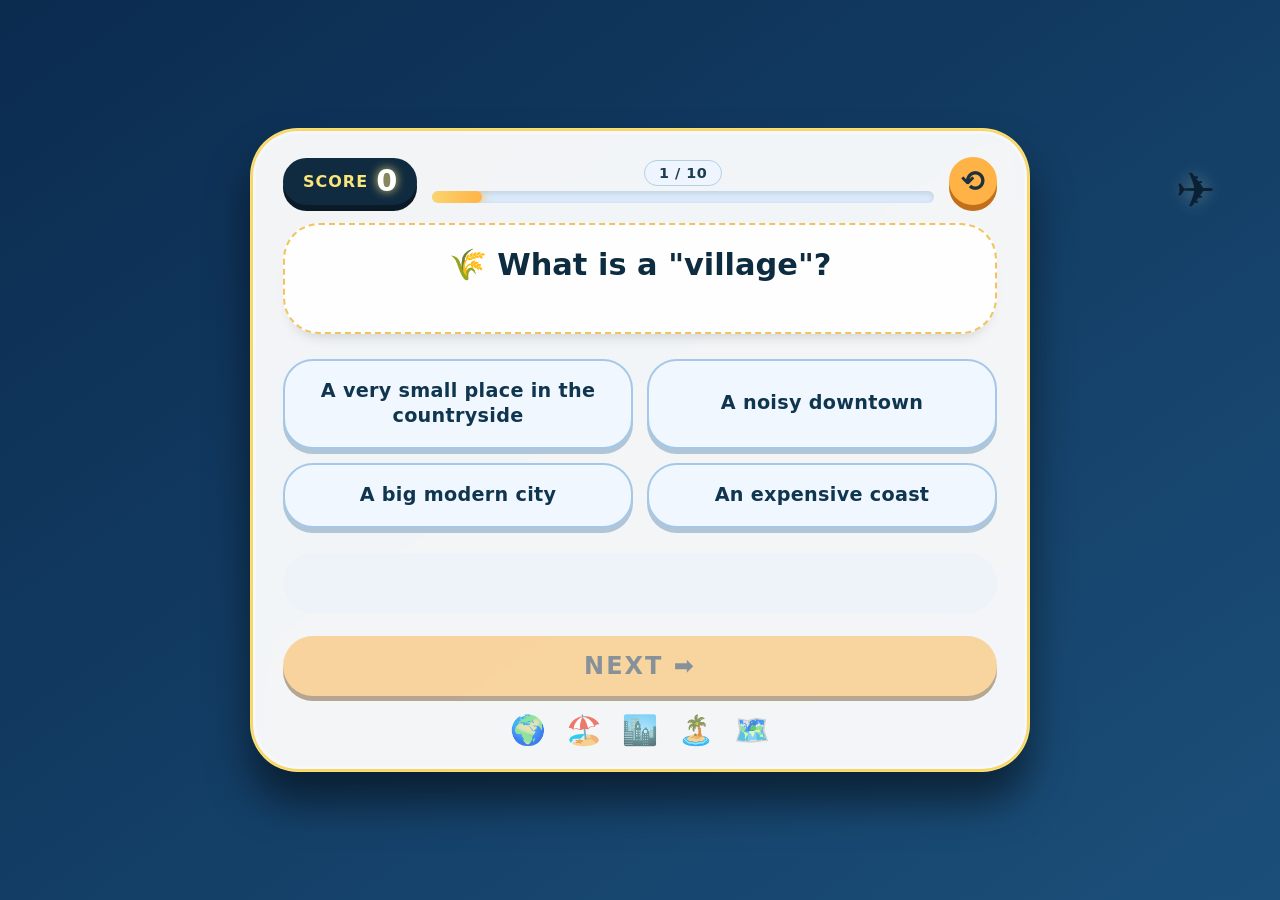
<file: index.html>
<!DOCTYPE html>
<html lang="en">
<head>
  <meta charset="UTF-8">
  <meta name="viewport" content="width=device-width, initial-scale=1.0">
  <title>Travel Quiz: Vocabulary Adventure</title>
  <link rel="stylesheet" href="style.css">
</head>
<body>
  <!-- Global background with animated travel elements -->
  <div class="bg-animation">
    <div class="cloud cloud1"></div>
    <div class="cloud cloud2"></div>
    <div class="plane">✈️</div>
  </div>

  <div class="game-container">
    <!-- Header: score, progress, restart -->
    <header class="game-header">
      <div class="score-box">
        <span class="score-label">SCORE</span>
        <span id="scoreDisplay" class="score-value">0</span>
      </div>
      <div class="progress-box">
        <span id="questionCounter" class="question-counter">1 / 10</span>
        <div class="progress-bar-bg">
          <div id="progressFill" class="progress-fill"></div>
        </div>
      </div>
      <button id="restartBtn" class="restart-btn" title="Restart game">⟲</button>
    </header>

    <!-- Main quiz area -->
    <main class="quiz-area">
      <div id="questionContainer" class="question-container">
        <p id="questionText" class="question-text">Loading...</p>
        <div id="hintText" class="hint-text"></div>
      </div>

      <!-- Options container -->
      <div id="optionsContainer" class="options-grid"></div>

      <!-- Feedback area -->
      <div id="feedbackMessage" class="feedback-message"></div>

      <!-- Next button -->
      <button id="nextBtn" class="next-btn" disabled>NEXT ➡</button>
    </main>

    <!-- Footer with travel icons -->
    <footer class="game-footer">
      <span>🌍</span><span>🏖️</span><span>🏙️</span><span>🏝️</span><span>🗺️</span>
    </footer>
  </div>

  <script src="script.js"></script>
</body>
</html>
</file>
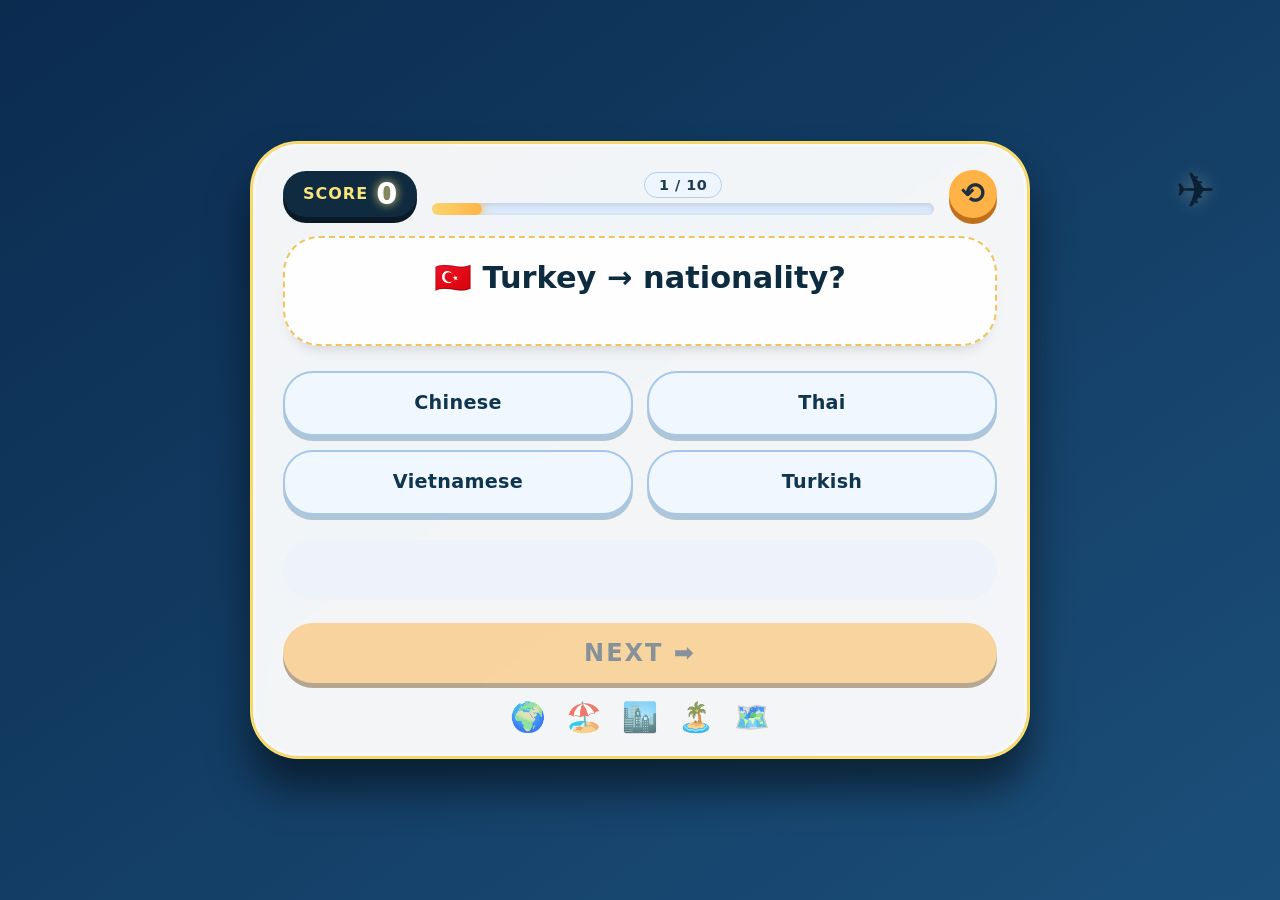
<file: deepseek_html_20261003_262416.html>
<!DOCTYPE html>
<html lang="en">
<head>
  <meta charset="UTF-8">
  <meta name="viewport" content="width=device-width, initial-scale=1.0">
  <title>Travel Quiz: Vocabulary Adventure</title>
  <link rel="stylesheet" href="style.css">
</head>
<body>
  <!-- Global background with animated travel elements -->
  <div class="bg-animation">
    <div class="cloud cloud1"></div>
    <div class="cloud cloud2"></div>
    <div class="plane">✈️</div>
  </div>

  <div class="game-container">
    <!-- Header: score, progress, restart -->
    <header class="game-header">
      <div class="score-box">
        <span class="score-label">SCORE</span>
        <span id="scoreDisplay" class="score-value">0</span>
      </div>
      <div class="progress-box">
        <span id="questionCounter" class="question-counter">1 / 10</span>
        <div class="progress-bar-bg">
          <div id="progressFill" class="progress-fill"></div>
        </div>
      </div>
      <button id="restartBtn" class="restart-btn" title="Restart game">⟲</button>
    </header>

    <!-- Main quiz area -->
    <main class="quiz-area">
      <div id="questionContainer" class="question-container">
        <p id="questionText" class="question-text">Loading...</p>
        <div id="hintText" class="hint-text"></div>
      </div>

      <!-- Options container -->
      <div id="optionsContainer" class="options-grid"></div>

      <!-- Feedback area -->
      <div id="feedbackMessage" class="feedback-message"></div>

      <!-- Next button -->
      <button id="nextBtn" class="next-btn" disabled>NEXT ➡</button>
    </main>

    <!-- Footer with travel icons -->
    <footer class="game-footer">
      <span>🌍</span><span>🏖️</span><span>🏙️</span><span>🏝️</span><span>🗺️</span>
    </footer>
  </div>

  <script src="script.js"></script>
</body>
</html>
</file>
<file: style.css>
/* style.css — travel theme, bright colors, animations */

* {
  margin: 0;
  padding: 0;
  box-sizing: border-box;
  font-family: 'Segoe UI', 'Poppins', system-ui, sans-serif;
}

body {
  min-height: 100vh;
  display: flex;
  justify-content: center;
  align-items: center;
  background: linear-gradient(145deg, #0b2b4f 0%, #1b4f7a 100%);
  overflow-x: hidden;
  position: relative;
}

/* ---- animated background elements ---- */
.bg-animation {
  position: fixed;
  inset: 0;
  pointer-events: none;
  z-index: 0;
  overflow: hidden;
}

.cloud {
  position: absolute;
  background: rgba(255, 255, 255, 0.15);
  border-radius: 1000px;
  filter: blur(12px);
  animation: floatCloud 20s infinite linear;
}
.cloud1 {
  width: 300px;
  height: 80px;
  top: 10%;
  left: -350px;
  animation-duration: 28s;
}
.cloud2 {
  width: 450px;
  height: 110px;
  bottom: 20%;
  left: -500px;
  animation-duration: 35s;
  animation-delay: 6s;
}

@keyframes floatCloud {
  0% { transform: translateX(0); }
  100% { transform: translateX(calc(100vw + 500px)); }
}

.plane {
  position: absolute;
  top: 18%;
  right: 5%;
  font-size: 3rem;
  opacity: 0.5;
  animation: fly 12s infinite alternate ease-in-out;
  filter: drop-shadow(0 0 8px rgba(255,255,200,0.6));
}
@keyframes fly {
  0% { transform: translate(-10px, 0) rotate(5deg); }
  100% { transform: translate(30px, -25px) rotate(-5deg); }
}

/* ---- main card ---- */
.game-container {
  position: relative;
  z-index: 10;
  width: 780px;
  max-width: 94%;
  background: rgba(255, 255, 255, 0.95);
  backdrop-filter: blur(8px);
  border-radius: 48px;
  padding: 28px 32px 24px;
  box-shadow: 0 30px 40px rgba(0, 0, 0, 0.5), 0 0 0 2px #f9d56e inset, 0 0 0 5px #ffffff40 inset;
  transition: transform 0.2s;
  border: 1px solid rgba(255, 215, 0, 0.6);
}

.game-header {
  display: flex;
  align-items: center;
  justify-content: space-between;
  gap: 15px;
  margin-bottom: 18px;
}

.score-box {
  background: #102b3f;
  padding: 8px 20px;
  border-radius: 60px;
  display: flex;
  align-items: center;
  gap: 8px;
  box-shadow: 0 6px 0 #0a1a26;
}
.score-label {
  color: #f9e57c;
  font-weight: 700;
  font-size: 1rem;
  letter-spacing: 1px;
}
.score-value {
  color: #fff;
  font-weight: 800;
  font-size: 1.9rem;
  line-height: 1;
  text-shadow: 0 0 10px #f9e57c;
}

.progress-box {
  flex: 1;
  display: flex;
  flex-direction: column;
  align-items: center;
  gap: 5px;
}
.question-counter {
  font-weight: 700;
  color: #1e3b4f;
  background: #eef5ff;
  padding: 4px 14px;
  border-radius: 30px;
  font-size: 0.9rem;
  letter-spacing: 0.5px;
  border: 1px solid #b6d0e2;
}
.progress-bar-bg {
  width: 100%;
  height: 12px;
  background: #d9e9fa;
  border-radius: 20px;
  overflow: hidden;
  box-shadow: inset 0 2px 5px rgba(0,0,0,0.1);
}
.progress-fill {
  width: 10%;
  height: 100%;
  background: linear-gradient(90deg, #f9d56e, #ffb347);
  border-radius: 20px;
  transition: width 0.4s ease;
  box-shadow: 0 0 12px #f9b83a;
}

.restart-btn {
  background: #ffb347;
  border: none;
  width: 48px;
  height: 48px;
  border-radius: 50%;
  font-size: 1.8rem;
  color: #1e2f3e;
  cursor: pointer;
  box-shadow: 0 6px 0 #c16f1a;
  transition: 0.1s linear;
  display: flex;
  align-items: center;
  justify-content: center;
  line-height: 1;
  font-weight: bold;
  transform: rotate(0deg);
}
.restart-btn:active {
  box-shadow: 0 2px 0 #c16f1a;
  transform: translateY(4px);
}

/* ---- quiz area ---- */
.quiz-area {
  display: flex;
  flex-direction: column;
  gap: 20px;
}

.question-container {
  background: #ffffffdd;
  border-radius: 36px;
  padding: 20px 20px 15px;
  border: 2px dashed #f0c45a;
  box-shadow: 0 10px 15px -10px rgba(0,0,0,0.2);
}

.question-text {
  font-size: 1.9rem;
  font-weight: 700;
  color: #0e2c40;
  line-height: 1.3;
  text-align: center;
  word-break: break-word;
}
.hint-text {
  text-align: center;
  margin-top: 8px;
  color: #5e6b7a;
  font-style: italic;
  font-size: 0.95rem;
  min-height: 24px;
}

/* options grid */
.options-grid {
  display: grid;
  grid-template-columns: repeat(2, 1fr);
  gap: 14px;
  margin: 5px 0;
}

.option-btn {
  background: #f0f7ff;
  border: 2px solid #a6c8e8;
  padding: 18px 10px;
  border-radius: 30px;
  font-size: 1.2rem;
  font-weight: 600;
  color: #10364f;
  cursor: pointer;
  transition: all 0.1s ease;
  box-shadow: 0 5px 0 #b0c6d6;
  letter-spacing: 0.3px;
  display: flex;
  align-items: center;
  justify-content: center;
  text-align: center;
  line-height: 1.3;
  word-break: break-word;
  position: relative;
  overflow: hidden;
}
.option-btn:hover:not(:disabled) {
  background: #e1efff;
  transform: scale(0.99);
}
.option-btn:active:not(:disabled) {
  box-shadow: 0 2px 0 #b0c6d6;
  transform: translateY(3px);
}
.option-btn.selected-correct {
  background: #b8e6b8;
  border-color: #2e7d32;
  box-shadow: 0 5px 0 #1e5a22;
  color: #1e3a1e;
}
.option-btn.selected-wrong {
  background: #f8c1c1;
  border-color: #b71c1c;
  box-shadow: 0 5px 0 #8b1e1e;
  color: #5a1a1a;
}
.option-btn:disabled {
  opacity: 0.85;
  cursor: not-allowed;
  filter: grayscale(0.1);
}

/* feedback */
.feedback-message {
  min-height: 60px;
  font-size: 1.2rem;
  font-weight: 600;
  display: flex;
  align-items: center;
  justify-content: center;
  gap: 8px;
  padding: 10px 15px;
  border-radius: 50px;
  background: #eef3f9;
  color: #1c4c6e;
  transition: all 0.2s;
  text-align: center;
  flex-wrap: wrap;
}
.feedback-message.correct {
  background: #d4edda;
  color: #155724;
}
.feedback-message.incorrect {
  background: #f8d7da;
  color: #721c24;
}

/* next button */
.next-btn {
  background: #ffb347;
  border: none;
  padding: 16px 30px;
  border-radius: 60px;
  font-size: 1.5rem;
  font-weight: 800;
  color: #1d2f3f;
  letter-spacing: 2px;
  cursor: pointer;
  box-shadow: 0 8px 0 #c16f1a;
  transition: 0.1s linear;
  width: 100%;
  text-transform: uppercase;
}
.next-btn:active:not(:disabled) {
  box-shadow: 0 3px 0 #c16f1a;
  transform: translateY(5px);
}
.next-btn:disabled {
  opacity: 0.5;
  box-shadow: 0 5px 0 #7a5a2e;
  transform: translateY(3px);
  cursor: not-allowed;
}

/* footer */
.game-footer {
  display: flex;
  justify-content: center;
  gap: 20px;
  margin-top: 20px;
  font-size: 1.8rem;
  opacity: 0.8;
}

/* responsive */
@media (max-width: 600px) {
  .game-container {
    padding: 18px;
  }
  .question-text {
    font-size: 1.5rem;
  }
  .options-grid {
    grid-template-columns: 1fr;
  }
  .option-btn {
    padding: 15px;
    font-size: 1.1rem;
  }
  .next-btn {
    font-size: 1.3rem;
    padding: 14px;
  }
}
</file>
